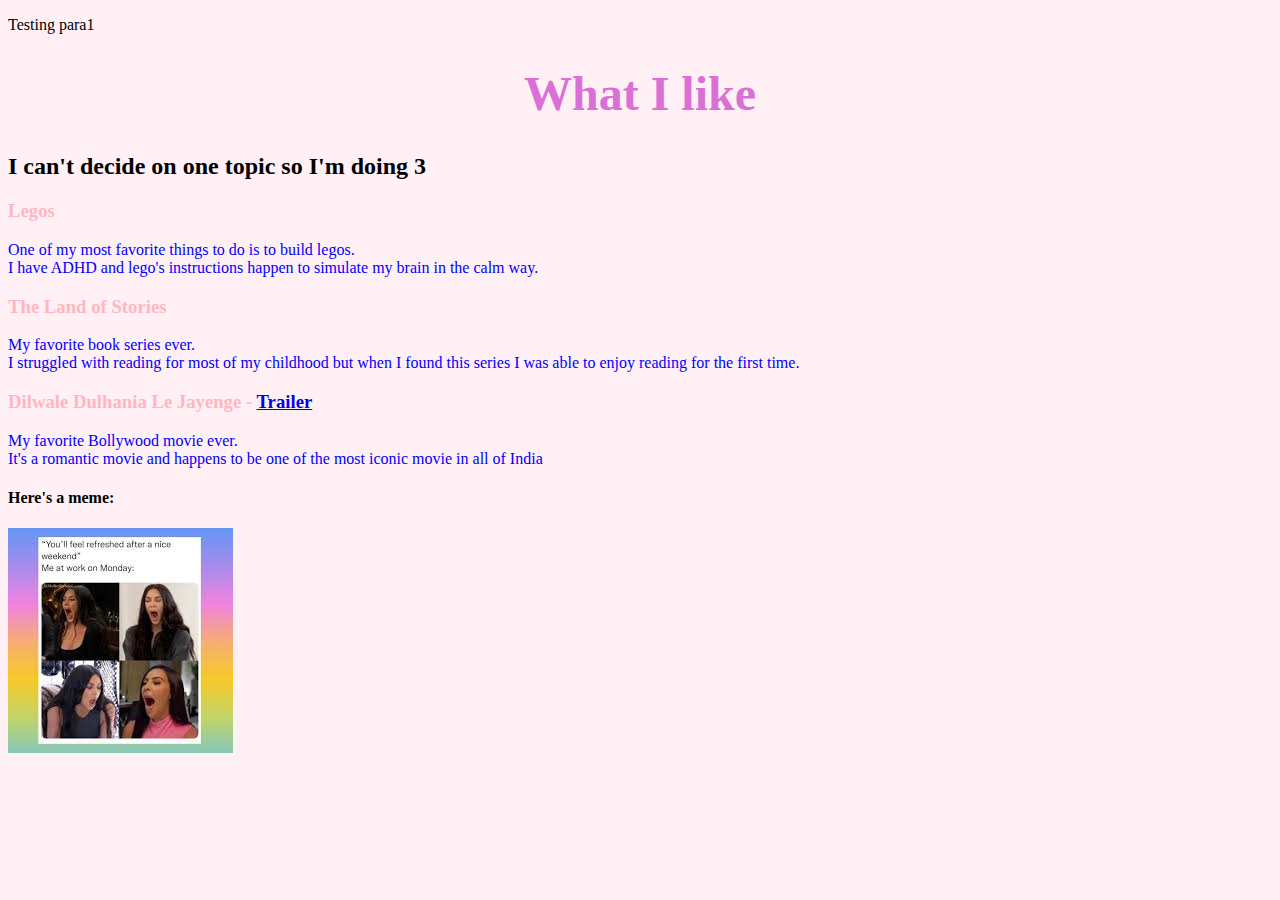
<file: index.html>
<!DOCTYPE html>
<html>
<head>
	<title> What I like </title>
	<link rel="stylesheet" href="index2.css">
</head>
<body>

<p id="paral"> Testing para1 </p>	
	
<h1> What I like </h1>
<h2> I can't decide on one topic so I'm doing 3 </h2>

<h3> Legos </h3>
<p style="color:blue"> One of my most favorite things to do is to build legos. <br>I have ADHD and lego's instructions happen to simulate my brain in the calm way. </br> </p>
    

<h3> The Land of Stories  </h3>
<p style="color:blue"> My favorite book series ever. <br>I struggled with reading for most of my childhood but when I found this series I was able to enjoy reading for the first time. </br> </p> 


<h3> Dilwale Dulhania Le Jayenge - <a href="https://www.youtube.com/watch?v=oIZ4U21DRlM"> Trailer </a> </h3>
<p style="color:blue"> My favorite Bollywood movie ever. <br>It's a romantic movie and happens to be one of the most iconic movie in all of India </br> </p> 
  



<h4> Here's a meme: </h4>
<img src = "meme.png" </img>
</body>
</html>
</file>
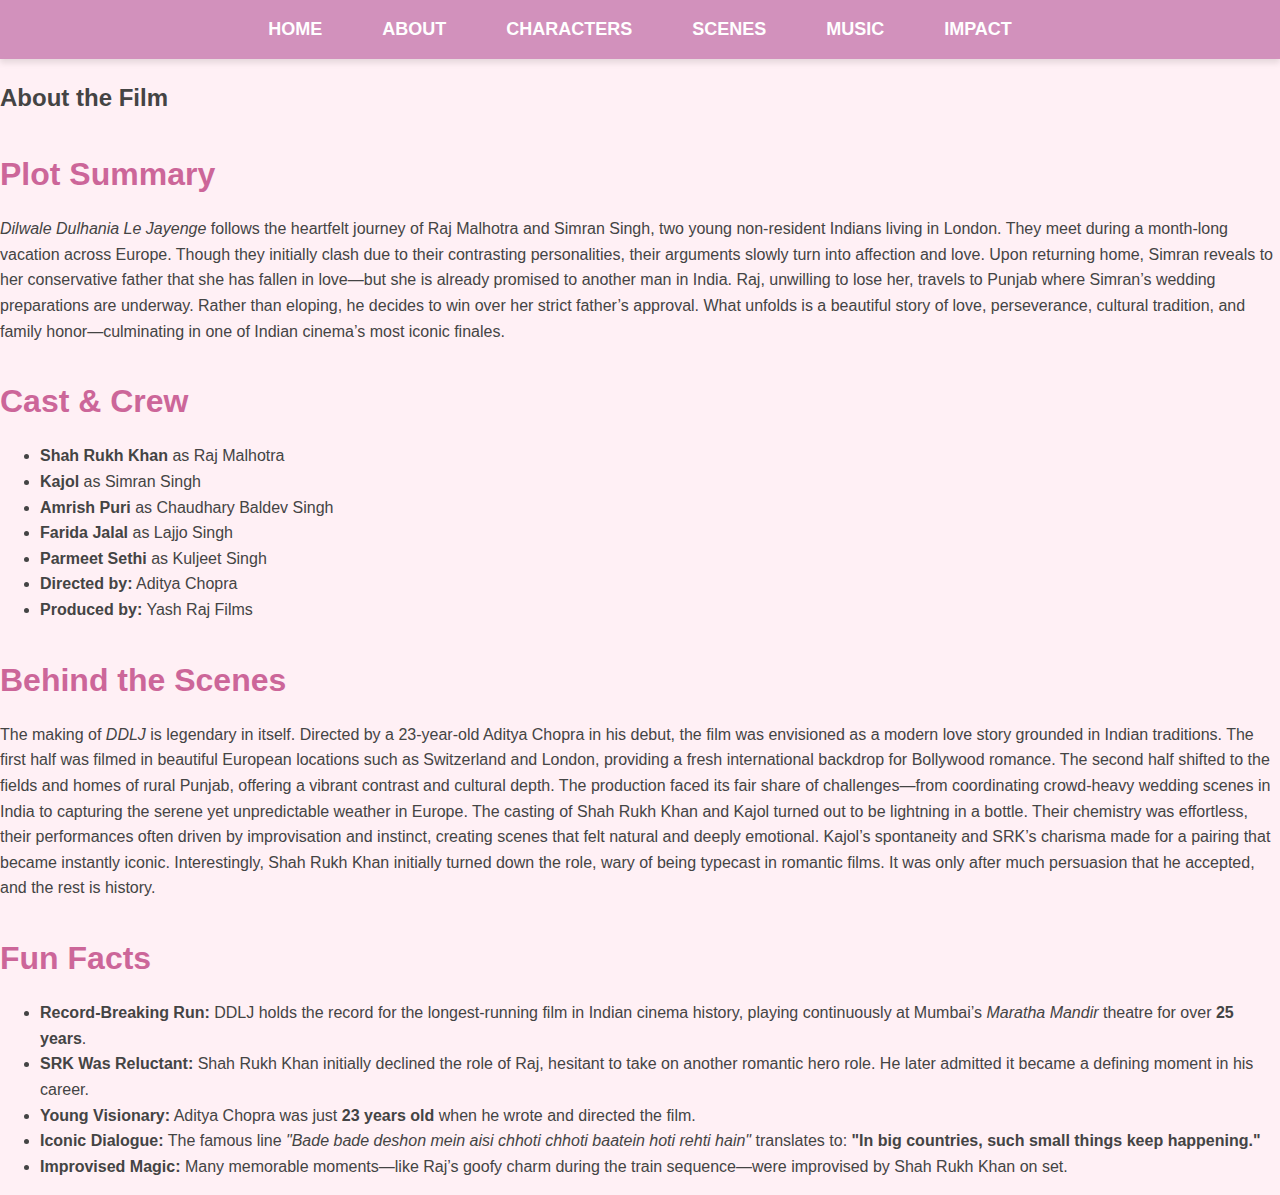
<file: index2.html>
<!DOCTYPE html>
<html lang="en">
<head>
  <meta charset="UTF-8">
  <meta name="viewport" content="width=device-width, initial-scale=1.0">
  <title>About DDLJ</title>
  <link rel="stylesheet" href="style.css">
  <nav>
    <ul>
      <li><a href="index.html">Home</a></li>
      <li><a href="index2.html">About</a></li>
      <li><a href="index3.html">Characters</a></li>
      <li><a href="index4.html">Scenes</a></li>
      <li><a href="index5.html">Music</a></li>
      <li><a href="index6.html">Impact</a></li>
    </ul>
  </nav>
</head>
<body>
  <h2>About the Film</h2>
  <h3>Plot Summary</h3>
  <p>
    <em>Dilwale Dulhania Le Jayenge</em> follows the heartfelt journey of Raj Malhotra and Simran Singh, two young non-resident Indians living in London. They meet during a month-long vacation across Europe. Though they initially clash due to their contrasting personalities, their arguments slowly turn into affection and love. Upon returning home, Simran reveals to her conservative father that she has fallen in love—but she is already promised to another man in India. 

    Raj, unwilling to lose her, travels to Punjab where Simran’s wedding preparations are underway. Rather than eloping, he decides to win over her strict father’s approval. What unfolds is a beautiful story of love, perseverance, cultural tradition, and family honor—culminating in one of Indian cinema’s most iconic finales.
  </p>

  <h3>Cast & Crew</h3>
  <ul>
    <li><strong>Shah Rukh Khan</strong> as Raj Malhotra</li>
    <li><strong>Kajol</strong> as Simran Singh</li>
    <li><strong>Amrish Puri</strong> as Chaudhary Baldev Singh</li>
    <li><strong>Farida Jalal</strong> as Lajjo Singh</li>
    <li><strong>Parmeet Sethi</strong> as Kuljeet Singh</li>
    <li><strong>Directed by:</strong> Aditya Chopra</li>
    <li><strong>Produced by:</strong> Yash Raj Films</li>
  </ul>

  <h3>Behind the Scenes</h3>
  <p>
    The making of <em>DDLJ</em> is legendary in itself. Directed by a 23-year-old Aditya Chopra in his debut, the film was envisioned as a modern love story grounded in Indian traditions. The first half was filmed in beautiful European locations such as Switzerland and London, providing a fresh international backdrop for Bollywood romance. The second half shifted to the fields and homes of rural Punjab, offering a vibrant contrast and cultural depth.

    The production faced its fair share of challenges—from coordinating crowd-heavy wedding scenes in India to capturing the serene yet unpredictable weather in Europe. The casting of Shah Rukh Khan and Kajol turned out to be lightning in a bottle. Their chemistry was effortless, their performances often driven by improvisation and instinct, creating scenes that felt natural and deeply emotional. Kajol’s spontaneity and SRK’s charisma made for a pairing that became instantly iconic.

    Interestingly, Shah Rukh Khan initially turned down the role, wary of being typecast in romantic films. It was only after much persuasion that he accepted, and the rest is history.
  </p>

  <h3>Fun Facts</h3>
  <ul>
    <li><strong>Record-Breaking Run:</strong> DDLJ holds the record for the longest-running film in Indian cinema history, playing continuously at Mumbai’s <em>Maratha Mandir</em> theatre for over <strong>25 years</strong>.</li>
    <li><strong>SRK Was Reluctant:</strong> Shah Rukh Khan initially declined the role of Raj, hesitant to take on another romantic hero role. He later admitted it became a defining moment in his career.</li>
    <li><strong>Young Visionary:</strong> Aditya Chopra was just <strong>23 years old</strong> when he wrote and directed the film.</li>
    <li><strong>Iconic Dialogue:</strong> The famous line <em>"Bade bade deshon mein aisi chhoti chhoti baatein hoti rehti hain"</em> translates to: <strong>"In big countries, such small things keep happening."</strong></li>
    <li><strong>Improvised Magic:</strong> Many memorable moments—like Raj’s goofy charm during the train sequence—were improvised by Shah Rukh Khan on set.</li>
  </ul>
</body>
</html>
</file>
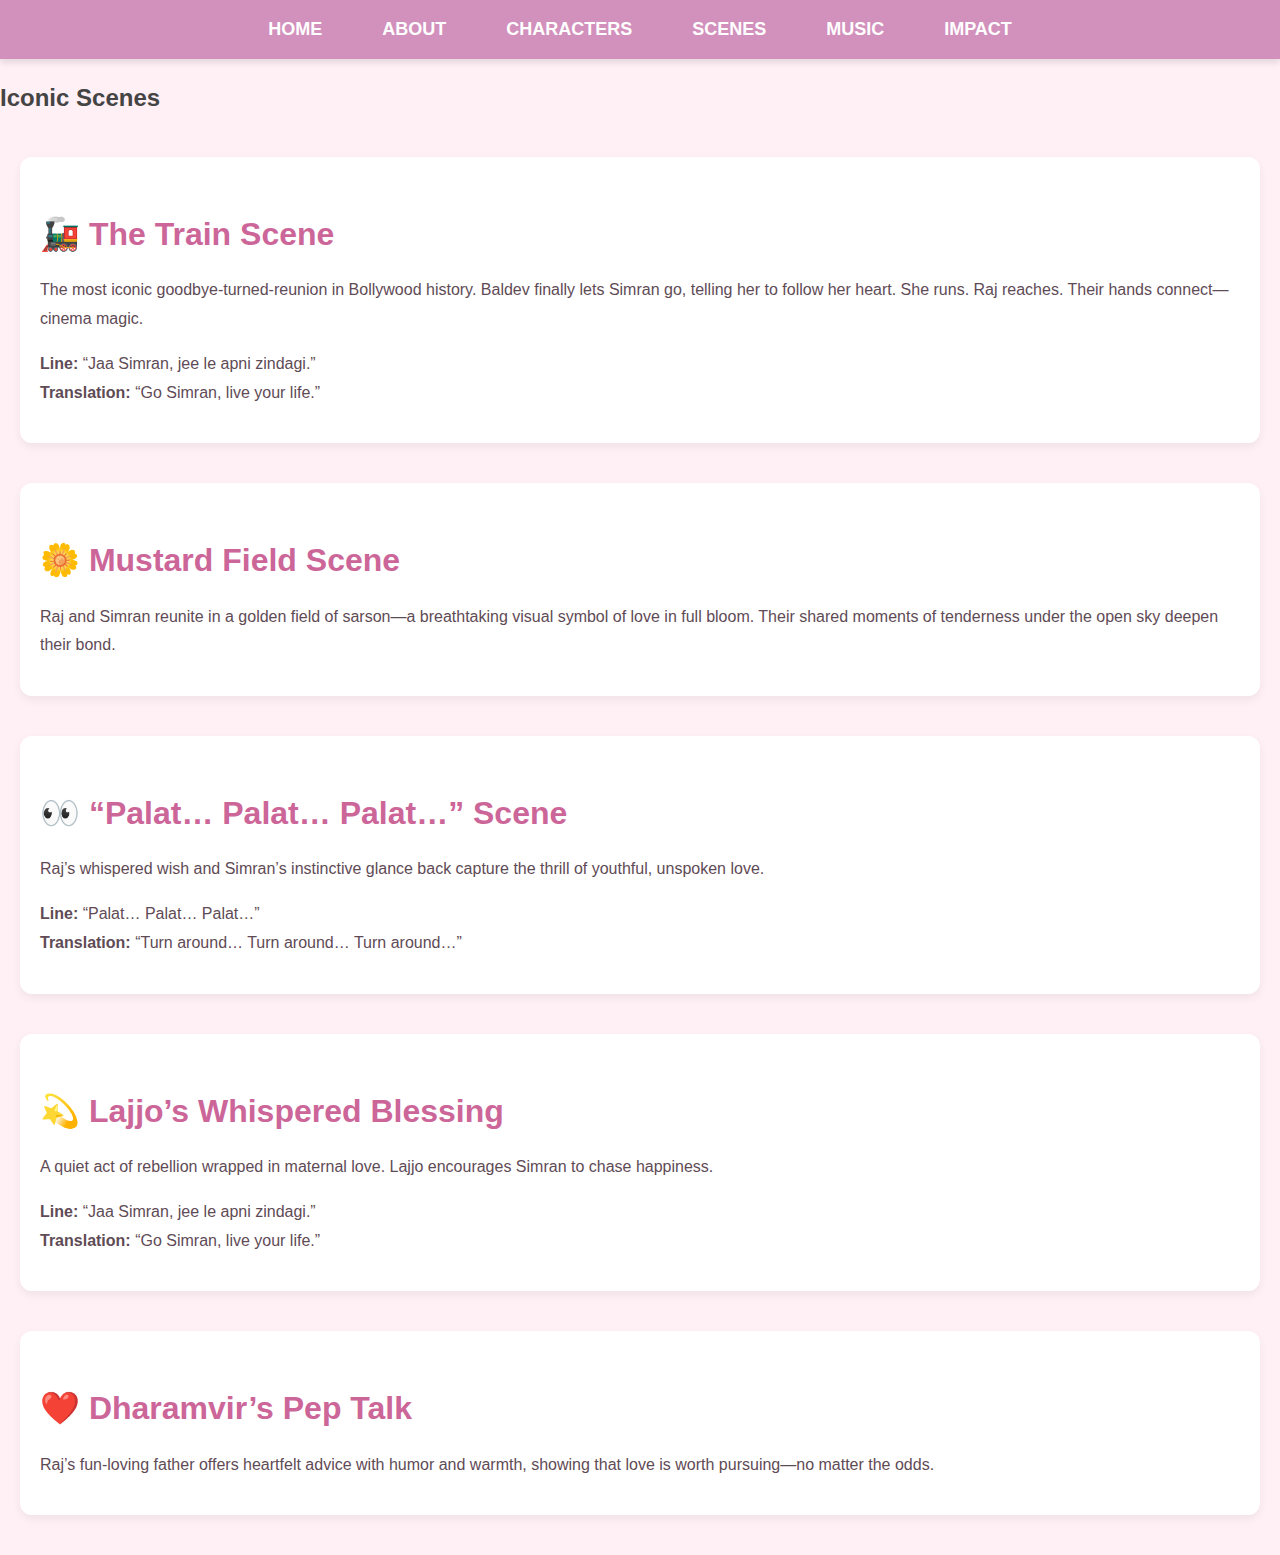
<file: index4.html>
<!DOCTYPE html>
<html lang="en">
<head>
  <meta charset="UTF-8">
  <meta name="viewport" content="width=device-width, initial-scale=1.0">
  <title>Iconic Scenes</title>
  <link rel="stylesheet" href="style.css">
</head>
<body>

  <nav>
    <ul>
      <li><a href="index.html">Home</a></li>
      <li><a href="index2.html">About</a></li>
      <li><a href="index3.html">Characters</a></li>
      <li><a href="index4.html">Scenes</a></li>
      <li><a href="index5.html">Music</a></li>
      <li><a href="index6.html">Impact</a></li>
    </ul>
  </nav>

  <h2>Iconic Scenes</h2>

  <section class="scene">
    <h3><a href="https://youtu.be/cFbrmgqJfP0?si=R_K-GkRHQR3_Om8-" target="_blank">🚂 The Train Scene</a></h3>
    <p>The most iconic goodbye-turned-reunion in Bollywood history. Baldev finally lets Simran go, telling her to follow her heart. She runs. Raj reaches. Their hands connect—cinema magic.</p>
    <p><strong>Line:</strong> “Jaa Simran, jee le apni zindagi.”<br>
    <strong>Translation:</strong> “Go Simran, live your life.”</p>
  </section>

  <section class="scene">
    <h3><a href="https://youtu.be/cNV5hLSa9H8?si=Klt_UsWcQ2WdjrK-" target="_blank">🌼 Mustard Field Scene</a></h3>
    <p>Raj and Simran reunite in a golden field of sarson—a breathtaking visual symbol of love in full bloom. Their shared moments of tenderness under the open sky deepen their bond.</p>
  </section>

  <section class="scene">
    <h3><a href="https://youtu.be/kCIR1FGQeIs?si=JNZpUbBvPJHKhytb" target="_blank">👀 “Palat… Palat… Palat…” Scene</a></h3>
    <p>Raj’s whispered wish and Simran’s instinctive glance back capture the thrill of youthful, unspoken love.</p>
    <p><strong>Line:</strong> “Palat… Palat… Palat…”<br>
    <strong>Translation:</strong> “Turn around… Turn around… Turn around…”</p>
  </section>

  <section class="scene">
    <h3><a href="https://www.amazon.com/gp/video/detail/amzn1.dv.gti.0cabea87-f67f-d804-5d8e-a5095ae42fb9?autoplay=0&ref_=atv_cf_strg_wb" target="_blank">💫 Lajjo’s Whispered Blessing</a></h3>
    <p>A quiet act of rebellion wrapped in maternal love. Lajjo encourages Simran to chase happiness.</p>
    <p><strong>Line:</strong> “Jaa Simran, jee le apni zindagi.”<br>
    <strong>Translation:</strong> “Go Simran, live your life.”</p>
  </section>

  <section class="scene">
    <h3><a href="https://www.amazon.com/gp/video/detail/amzn1.dv.gti.0cabea87-f67f-d804-5d8e-a5095ae42fb9?autoplay=0&ref_=atv_cf_strg_wb" target="_blank">❤️ Dharamvir’s Pep Talk</a></h3>
    <p>Raj’s fun-loving father offers heartfelt advice with humor and warmth, showing that love is worth pursuing—no matter the odds.</p>
  </section>

</body>
</html>
</file>
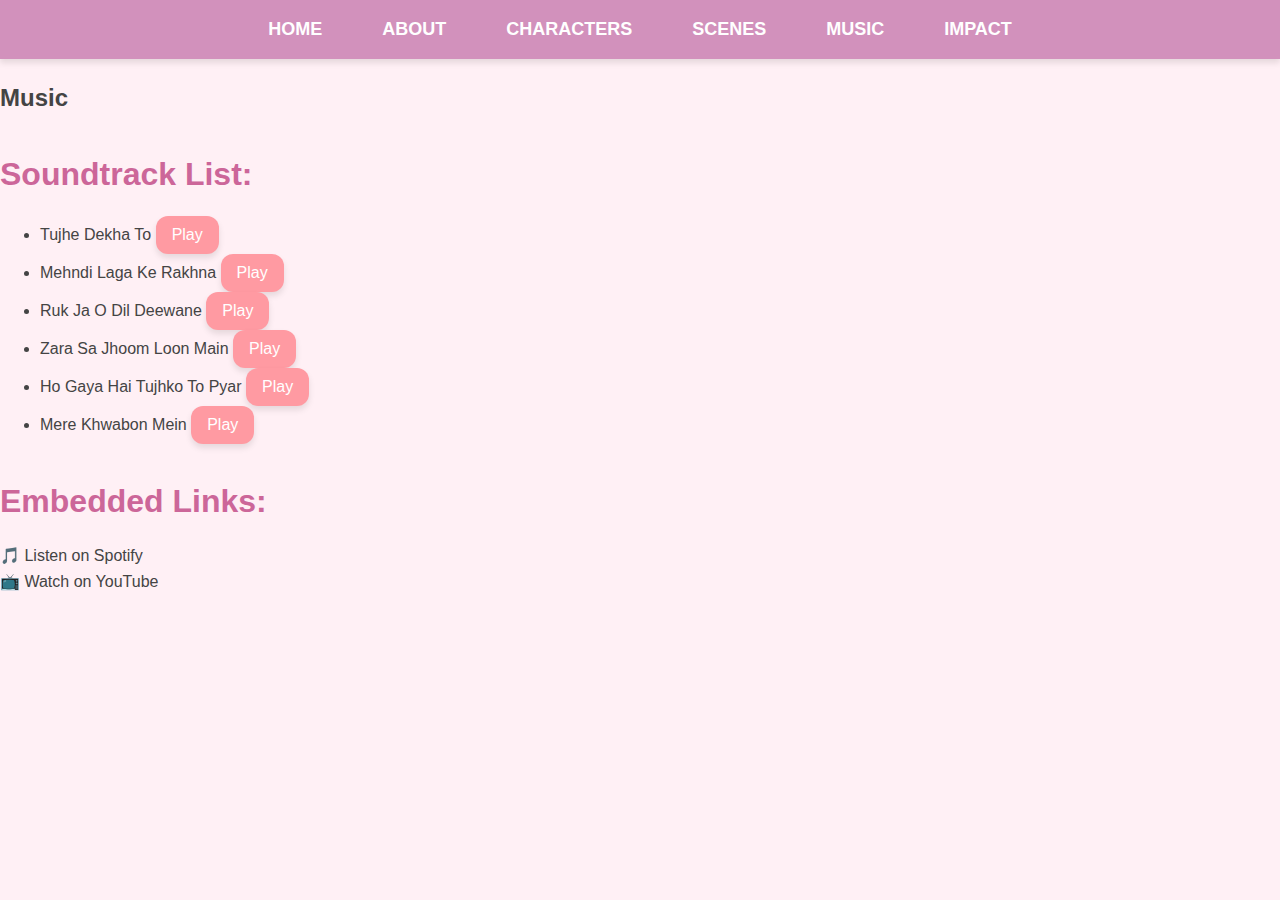
<file: index5.html>
<!DOCTYPE html>
<html lang="en">
<head>
  <meta charset="UTF-8">
  <meta name="viewport" content="width=device-width, initial-scale=1.0">
  <title>DDLJ Music</title>
  <link rel="stylesheet" href="style.css">
  <nav>
    <ul>
      <li><a href="index.html">Home</a></li>
      <li><a href="index2.html">About</a></li>
      <li><a href="index3.html">Characters</a></li>
      <li><a href="index4.html">Scenes</a></li>
      <li><a href="index5.html">Music</a></li>
      <li><a href="index6.html">Impact</a></li>
    </ul>
  </nav>
</head>
<body>
  <h2>Music</h2>

  <h3>Soundtrack List:</h3>
  <ul>
    <li>
      Tujhe Dekha To
      <button class="play-song" data-video-url="https://youtu.be/cNV5hLSa9H8?si=Klt_UsWcQ2WdjrK-">Play</button>
    </li>
    <li>
      Mehndi Laga Ke Rakhna
      <button class="play-song" data-video-url="https://youtu.be/-bNwqXvMuB8?si=r_IGSSUCJWjY2CvY">Play</button>
    </li>
    <li>
      Ruk Ja O Dil Deewane
      <button class="play-song" data-video-url="https://youtu.be/uafw8rzyUv8?si=reb_d8VUMSUWceMj">Play</button>
    </li>
    <li>
      Zara Sa Jhoom Loon Main
      <button class="play-song" data-video-url="https://youtu.be/96YVQBjrtWE?si=3h4oUGg736hfwI-j">Play</button>
    </li>
    <li>
      Ho Gaya Hai Tujhko To Pyar
      <button class="play-song" data-video-url="https://youtu.be/hw_HpTI_Wkw?si=dr13HDe_yp9u2Thy">Play</button>
    </li>
    <li>
      Mere Khwabon Mein
      <button class="play-song" data-video-url="https://youtu.be/s1LozokQjIg?si=bpEMXHP3rziobdnx">Play</button>
    </li>
  </ul>

  <h3>Embedded Links:</h3>
  <p>
    🎵 <a href="https://open.spotify.com/album/0B8uilns8kvIsnfyCgXsrj?si=fIyMYTF9Qp-Fg2JjfNpblg" target="_blank">Listen on Spotify</a><br>
    📺 <a href="https://youtube.com/playlist?list=PL_c7L8RcICKpyi67HrcCS2oz8iS23uKpE&si=C-tCPkdJ8X3Y715z" target="_blank">Watch on YouTube</a>
  </p>

  <script src="main.js"></script>
</body>
</html>
</file>
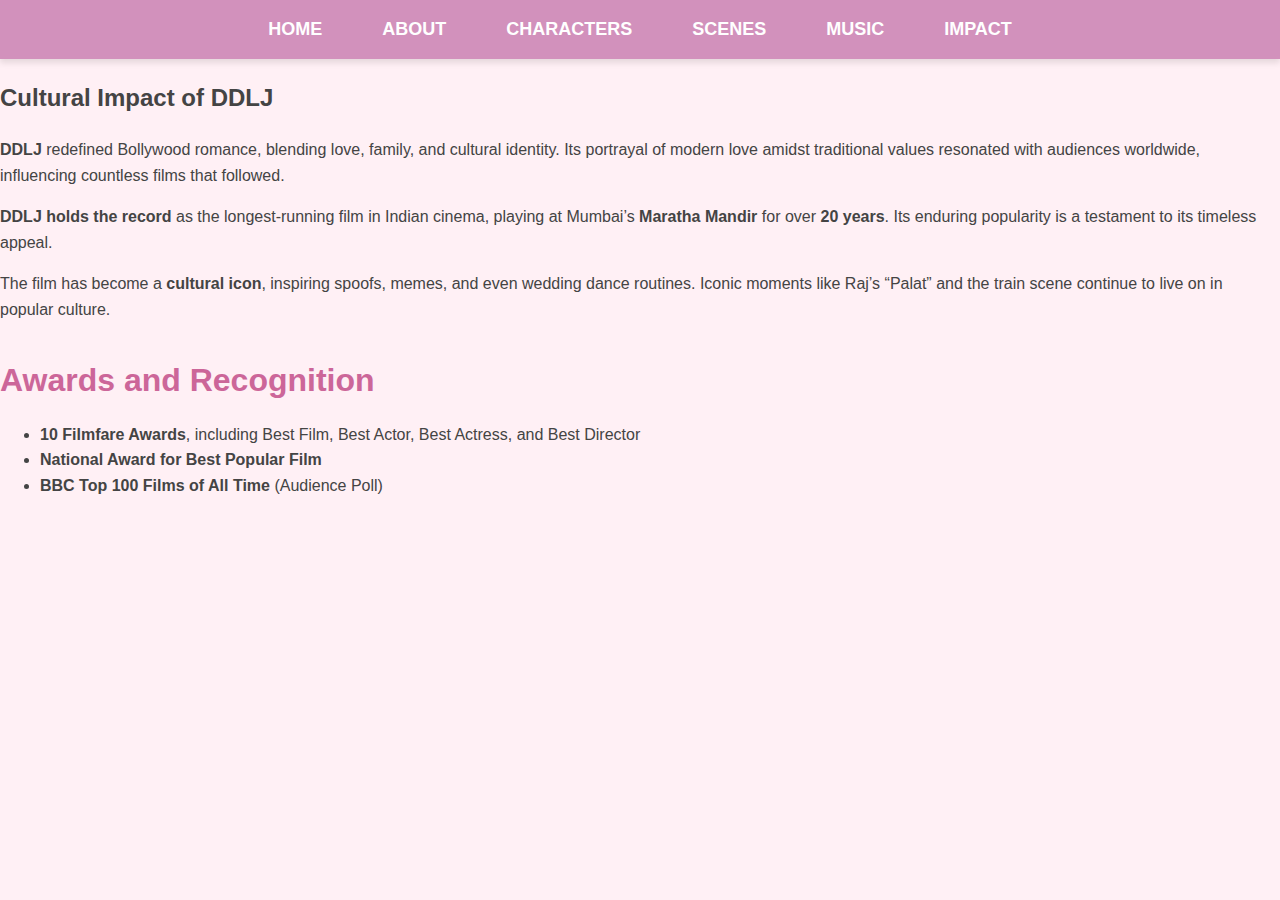
<file: index6.html>
<!DOCTYPE html>
<html lang="en">
<head>
  <meta charset="UTF-8">
  <meta name="viewport" content="width=device-width, initial-scale=1.0">
  <title>Cultural Impact</title>
  <link rel="stylesheet" href="style.css">
  <nav>
    <ul>
      <li><a href="index.html">Home</a></li>
      <li><a href="index2.html">About</a></li>
      <li><a href="index3.html">Characters</a></li>
      <li><a href="index4.html">Scenes</a></li>
      <li><a href="index5.html">Music</a></li>
      <li><a href="index6.html">Impact</a></li>
    </ul>
  </nav>
</head>
<body class="impact-page">
  <h2>Cultural Impact of DDLJ</h2>
  
  <div class="impact-content">
    <p><strong>DDLJ</strong> redefined Bollywood romance, blending love, family, and cultural identity. Its portrayal of modern love amidst traditional values resonated with audiences worldwide, influencing countless films that followed.</p>

    <p><strong>DDLJ holds the record</strong> as the longest-running film in Indian cinema, playing at Mumbai’s <strong>Maratha Mandir</strong> for over <strong>20 years</strong>. Its enduring popularity is a testament to its timeless appeal.</p>

    <p>The film has become a <strong>cultural icon</strong>, inspiring spoofs, memes, and even wedding dance routines. Iconic moments like Raj’s “Palat” and the train scene continue to live on in popular culture.</p>

    <h3>Awards and Recognition</h3>
    <ul>
      <li><strong>10 Filmfare Awards</strong>, including Best Film, Best Actor, Best Actress, and Best Director</li>
      <li><strong>National Award for Best Popular Film</strong></li>
      <li><strong>BBC Top 100 Films of All Time</strong> (Audience Poll)</li>
    </ul>
  </div>

</body>
</html>
</file>
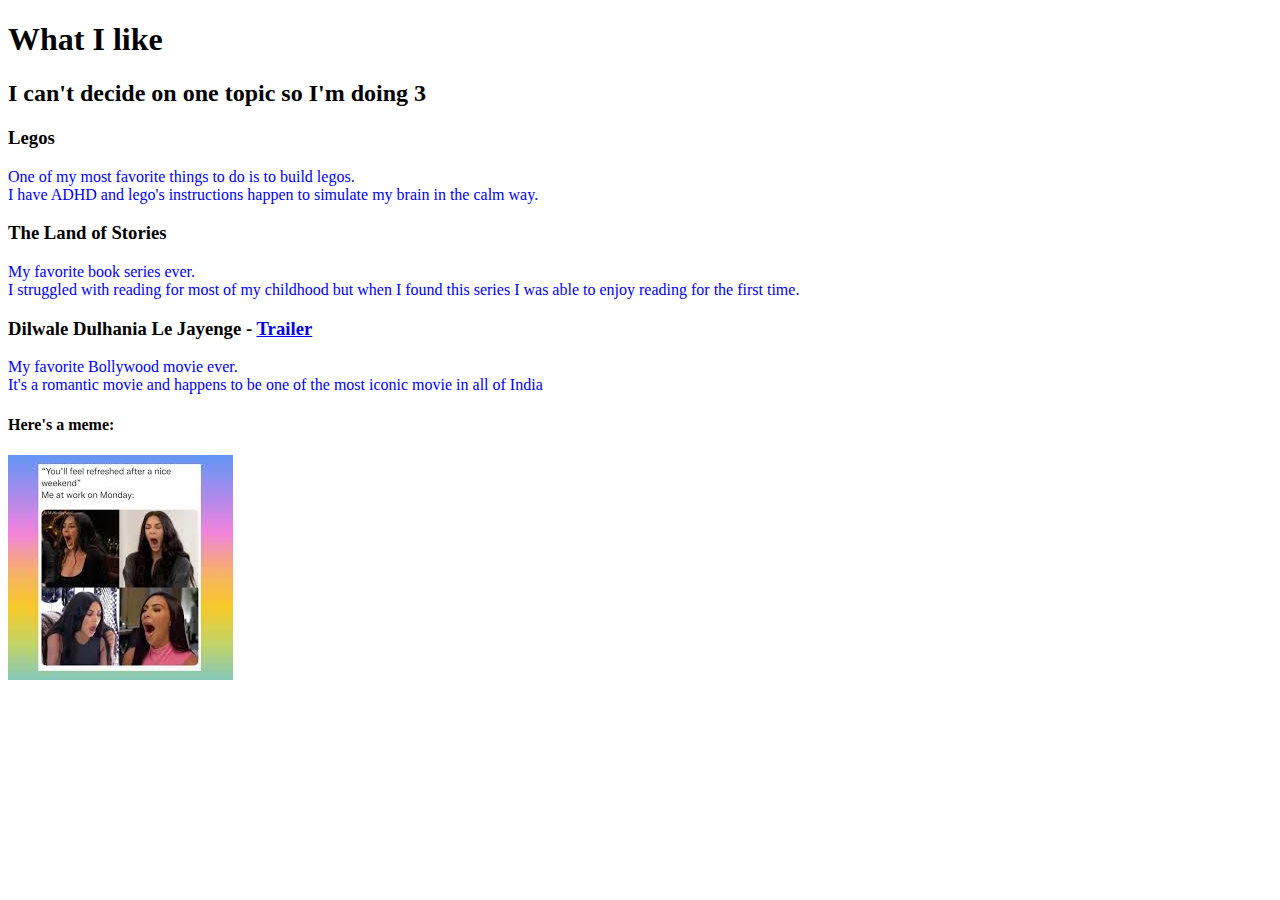
<file: What_I_Like.html>
<!DOCTYPE html>
<html>
<head>
	<title> What I like </title>
</head>
<body>
<h1> What I like </h1>
<h2> I can't decide on one topic so I'm doing 3 </h2>

<h3> Legos </h3>
<p style="color:blue"> One of my most favorite things to do is to build legos. <br>I have ADHD and lego's instructions happen to simulate my brain in the calm way. </br> </p>
    

<h3> The Land of Stories  </h3>
<p style="color:blue"> My favorite book series ever. <br>I struggled with reading for most of my childhood but when I found this series I was able to enjoy reading for the first time. </br> </p> 


<h3> Dilwale Dulhania Le Jayenge - <a href="https://www.youtube.com/watch?v=oIZ4U21DRlM"> Trailer </a> </h3>
<p style="color:blue"> My favorite Bollywood movie ever. <br>It's a romantic movie and happens to be one of the most iconic movie in all of India </br> </p> 
  



<h4> Here's a meme: </h4>
<img src = "meme.png" </img>
</body>
</html>
</file>
<file: index2.css>
body {background-color: LavenderBlush;}
h3 {color: LightPink;}
h1 {color: Orchid; font-size: 300%; text-align: center;}
#para1 {text-align: center; color: red; font-style: oblique;}
</file>
<file: style.css>
/* Body styles */
body {
  font-family: 'Helvetica Neue', Arial, sans-serif;
  background-color: #fff0f5; /* Light pastel pink */
  color: #444;
  margin: 0;
  padding: 0;
  line-height: 1.6;
}

/* Navigation Bar */
nav ul {
  display: flex;
  justify-content: center;
  list-style-type: none;
  padding: 15px 0;
  background-color: #d291bc; /* Soft mauve purple */
  margin: 0;
  box-shadow: 0 4px 6px rgba(0, 0, 0, 0.1);
}

nav ul li {
  margin: 0 20px;
}

nav ul li a {
  color: #fff;
  font-size: 18px;
  text-decoration: none;
  font-weight: bold;
  text-transform: uppercase;
  padding: 5px 10px;
  transition: color 0.3s ease-in-out;
}

nav ul li a:hover {
  color: #ffe4e1; /* Light pink */
}

/* Hero Section */
.hero {
  text-align: center;
  padding: 80px 20px;
  background: #ffd6e8; /* Blush pink */
  border-bottom: 2px solid #e6739f;
}

.hero h1 {
  font-size: 3.5rem;
  color: #d36ba6; /* Rosy purple */
  margin-bottom: 10px;
}

.hero p {
  font-size: 1.2rem;
  color: #7a4e6c;
}

/* Section Styles */
.character, .scene {
  margin: 40px 20px;
  padding: 20px;
  background-color: #fff;
  border-radius: 12px;
  box-shadow: 0 4px 10px rgba(0, 0, 0, 0.06);
}

/* Center and style images in character sections */
.character img {
  display: block;
  margin: 0 auto;
  width: 200px;
  height: 200px;
  object-fit: cover;
  border: 4px solid #e199bc; /* Soft rose border */
  border-radius: 12px;
  box-shadow: 0 4px 8px rgba(0, 0, 0, 0.1);
}

/* Character containers styling */
.character {
  text-align: center;
}

h3 {
  font-size: 2rem;
  color: #cc6699; /* Pastel raspberry */
  margin-bottom: 15px;
}

section p {
  font-size: 1rem;
  color: #5f4b56;
  line-height: 1.8;
}

/* Button Styles */
.btn {
  background-color: #f48fb1; /* Bubblegum pink */
  color: white;
  padding: 12px 20px;
  border-radius: 8px;
  text-decoration: none;
  font-size: 1.1rem;
  text-transform: uppercase;
  display: inline-block;
  margin-top: 15px;
  transition: background-color 0.3s ease;
  box-shadow: 0 3px 6px rgba(0, 0, 0, 0.15);
}

.btn:hover {
  background-color: #f06292; /* Watermelon pink */
}

/* Responsive Design */
@media (max-width: 768px) {
  nav ul {
    flex-direction: column;
    align-items: center;
  }

  nav ul li {
    margin: 10px 0;
  }

  .hero h1 {
    font-size: 2.5rem;
  }

  .hero p {
    font-size: 1rem;
  }

  .scene, .character {
    margin: 20px;
    padding: 15px;
  }
}

/* Character Arc Section */
.arc-section {
  padding: 30px 20px;
  background-color: #ffeaf4; /* Lightest pink background */
  border-radius: 12px;
  margin: 30px auto;
  max-width: 900px;
}

.arc {
  max-width: 700px;
  margin: 20px auto;
  padding: 15px 20px;
  background-color: #fff;
  border-left: 5px solid #f48fb1;
  border-radius: 10px;
  box-shadow: 0 2px 6px rgba(0, 0, 0, 0.05);
}

.arc h3 {
  font-size: 1.4rem;
  color: #b85c84;
  margin-bottom: 10px;
  display: flex;
  align-items: center;
}

.arc h3 i {
  margin-right: 10px;
  color: #f48fb1;
  font-size: 1.2rem;
}

.arc p {
  font-size: 0.95rem;
  color: #5b4d53;
  line-height: 1.5;
}
a {
  color: inherit;         /* Inherits color from parent element */
  text-decoration: none;  /* Removes underline */
}

a:hover {
  text-decoration: underline; /* Optional: underline on hover */
}
.play-song {
  background-color: #ff9aa2;
  color: white;
  border: none;
  padding: 10px 16px;
  border-radius: 12px;
  font-size: 16px;
  font-family: 'Segoe UI', sans-serif;
  cursor: pointer;
  transition: background-color 0.3s ease, transform 0.2s ease;
  box-shadow: 0 4px 6px rgba(0, 0, 0, 0.1);
}

.play-song:hover {
  background-color: #ff6f91;
  transform: scale(1.05);
}

.play-song:active {
  transform: scale(0.98);
}

<button class="play-song" data-video-url="https://youtube.com">🎵 Play</button>

nav ul li a {
  background-color: #ffd3e0;
  padding: 8px 14px;
  border-radius: 10px;
  color: #333;
  text-decoration: none;
  transition: background-color 0.3s ease;
}

nav ul li a:hover {
  background-color: #ffb6c1;
}
</file>
